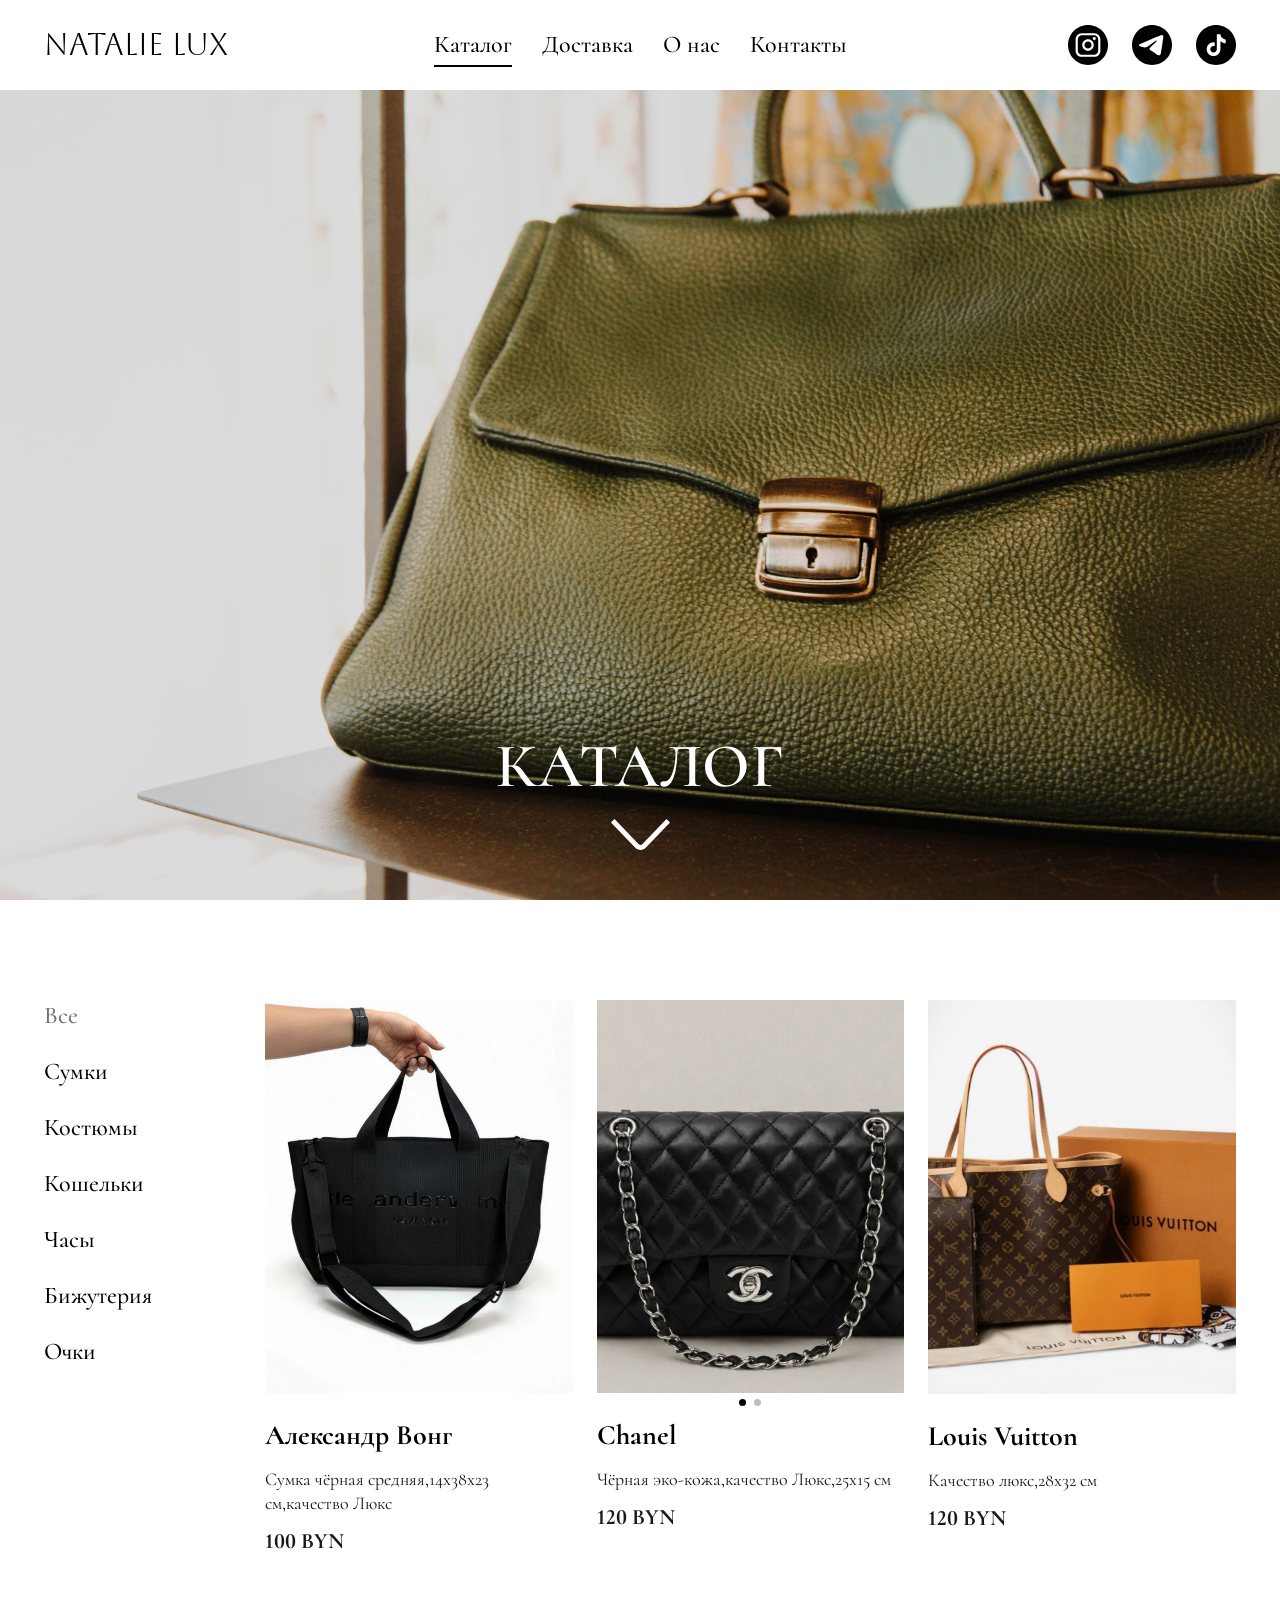
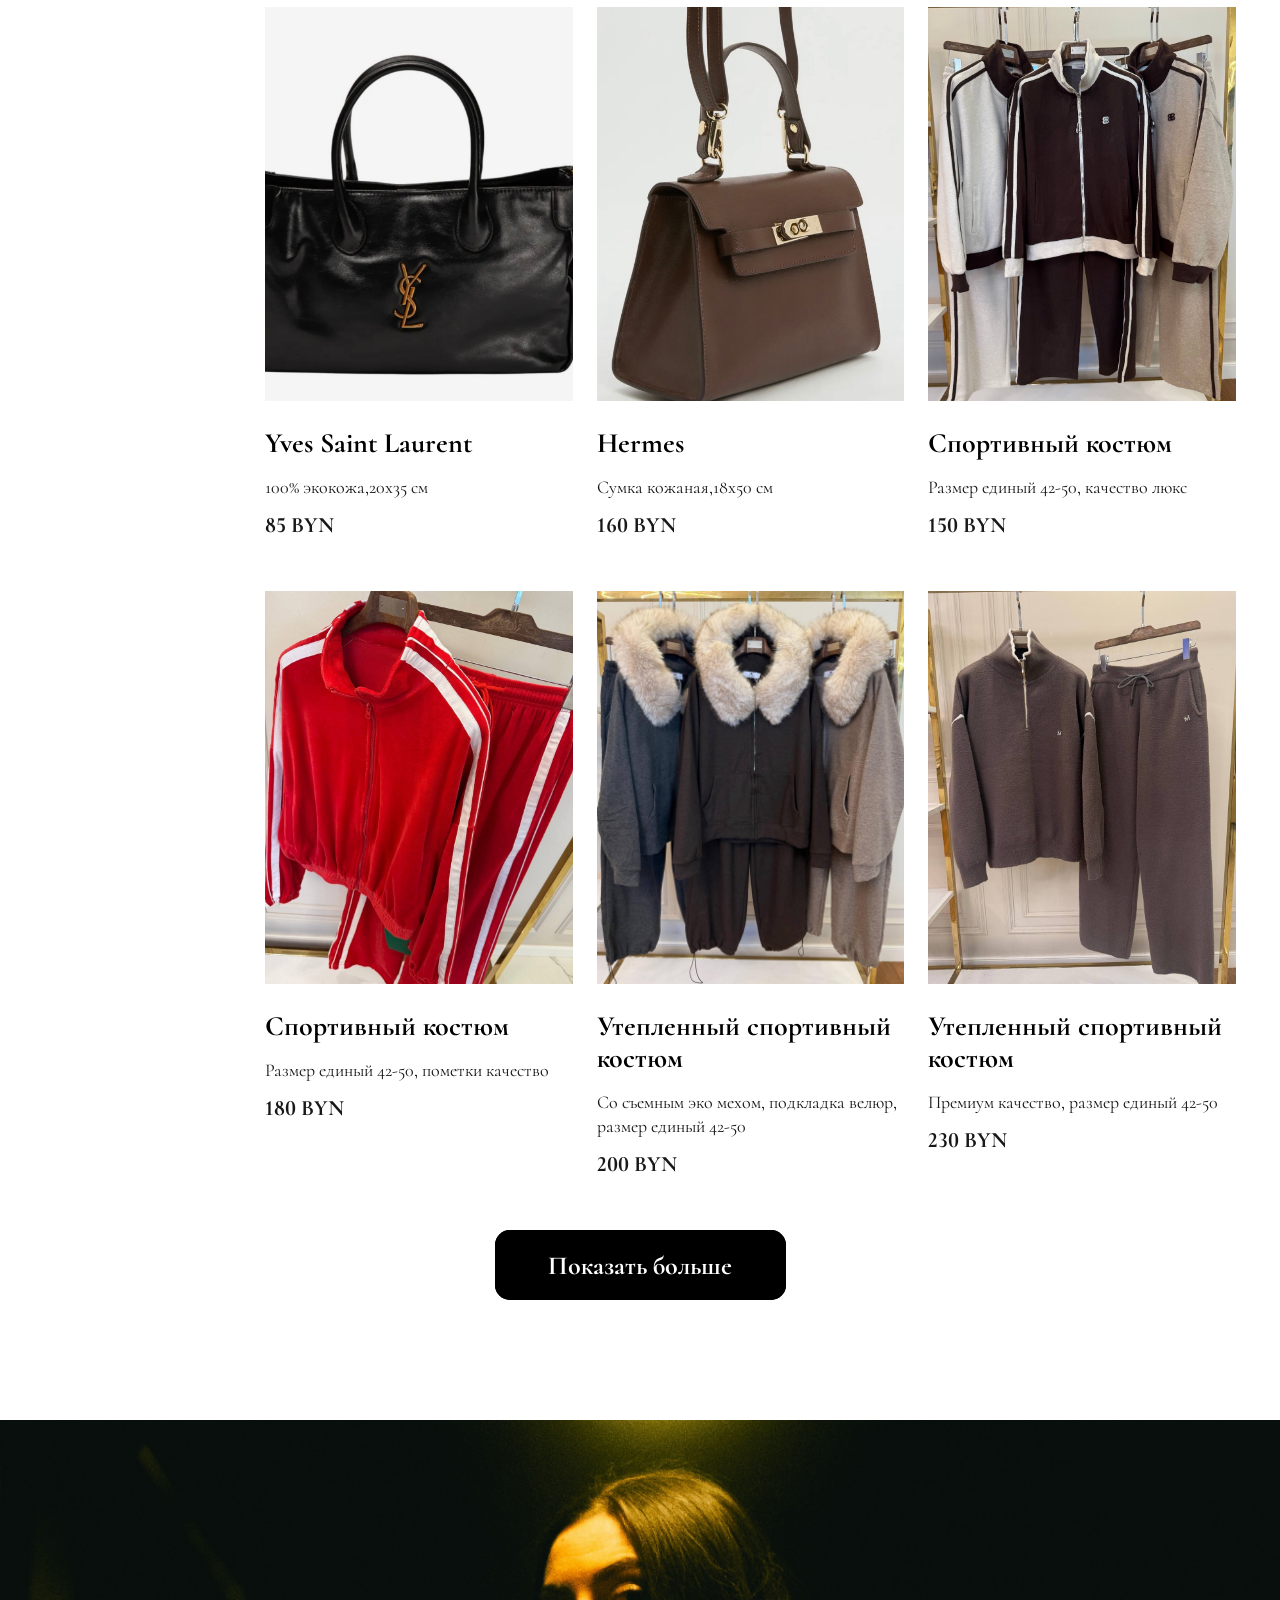
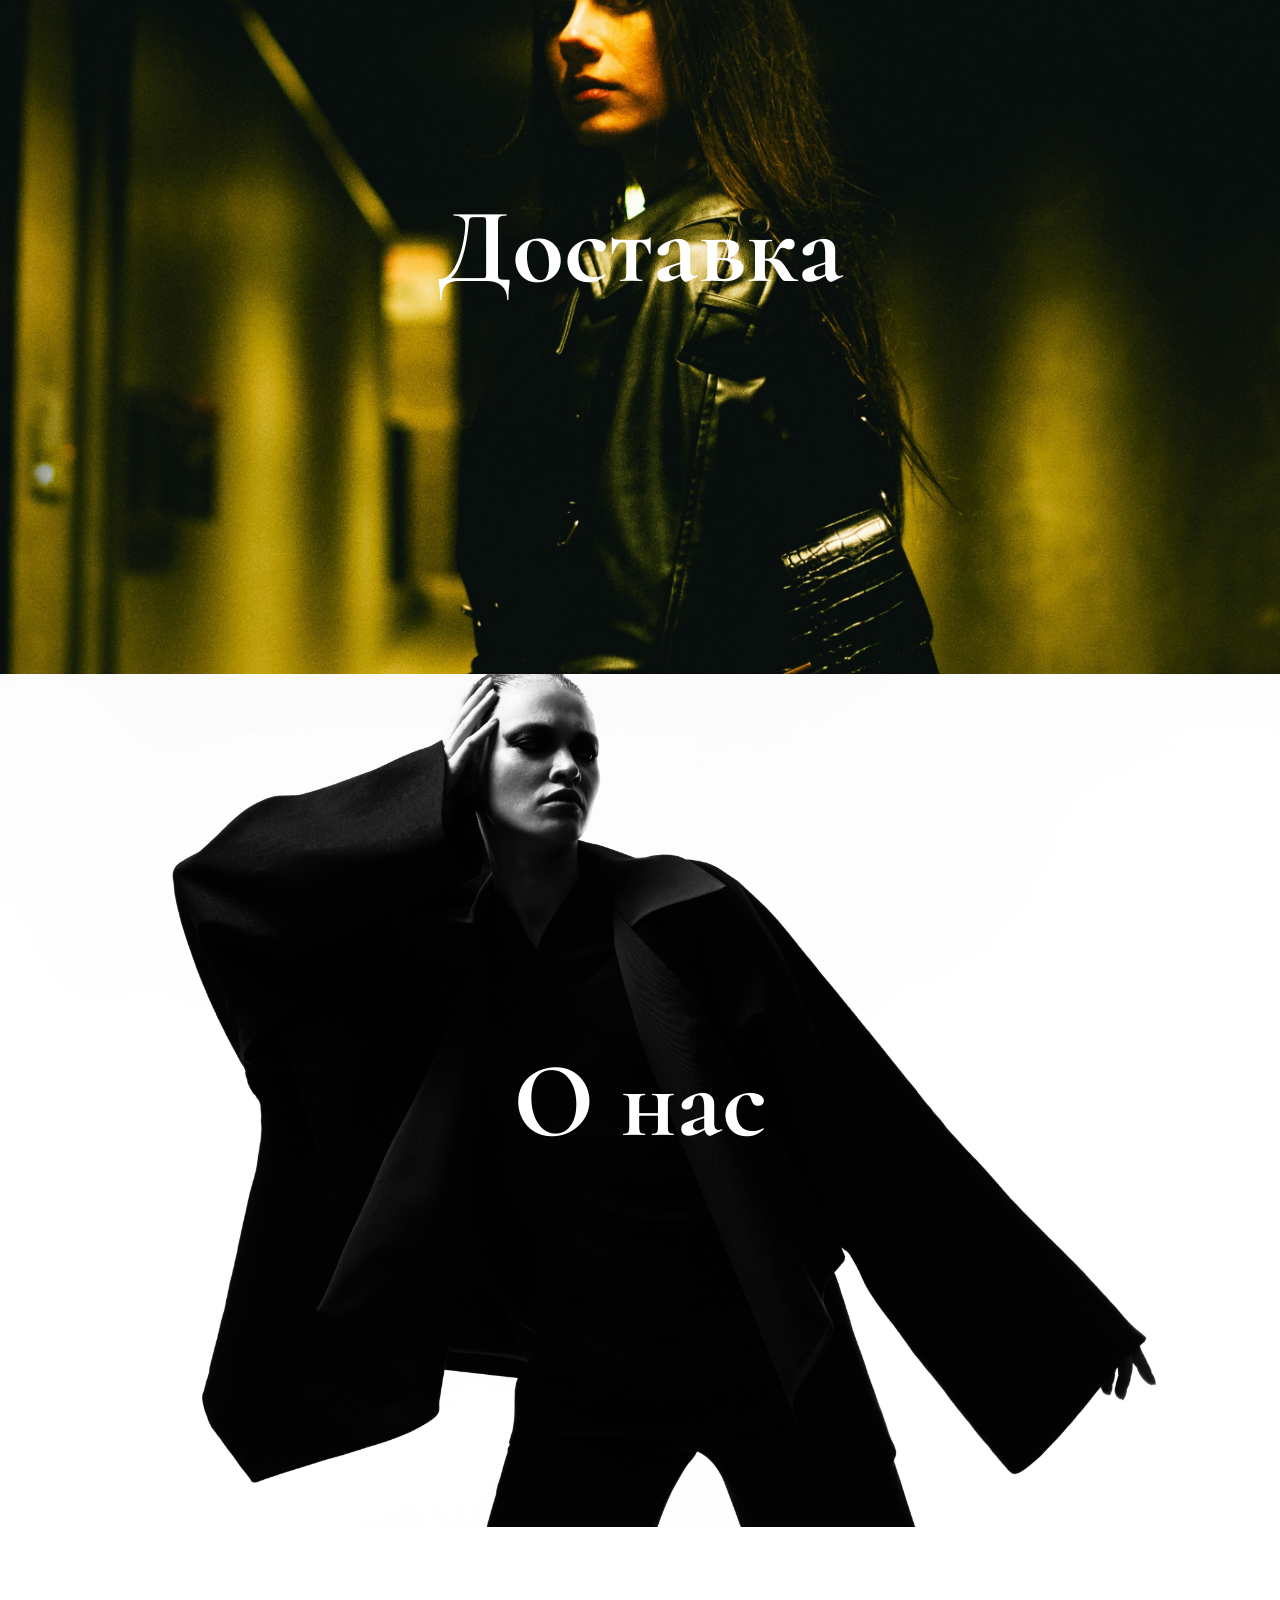
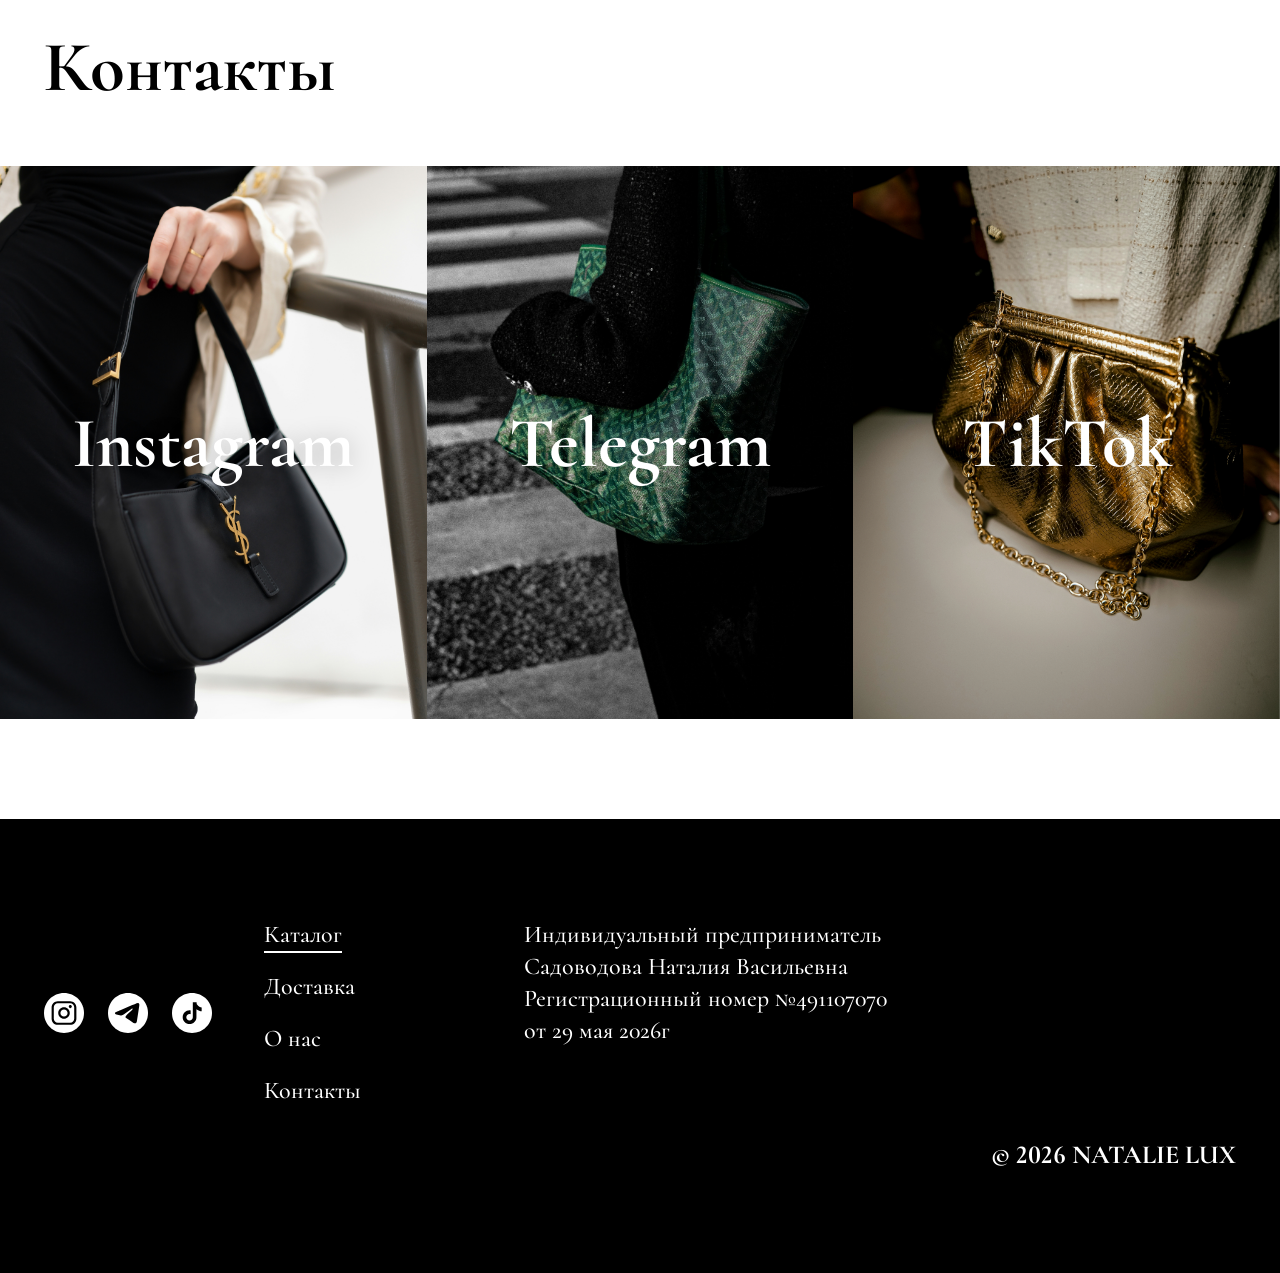
<file: index.html>
<!DOCTYPE html>
<html lang="ru">
<head>
  <meta charset="utf-8">
  <meta name="viewport" content="width=device-width, initial-scale=1">

  <title>Natalie Lux — сумки, одежда, очки, часы и бижутерия в Беларуси</title>
  <meta name="description" content="Natalie Lux — магазин сумок, одежды, очков, часов и бижутерии. Тщательный отбор, проверка качества и доставка почтовыми службами по всей Беларуси.">
  <meta name="keywords" content="женские сумки, одежда, очки, часы, бижутерия, аксессуары, купить сумку в Беларуси, доставка по Беларуси, интернет-магазин аксессуаров, Natalie Lux">
  <meta name="author" content="Natalie Lux">
  <meta name="robots" content="index, follow, max-image-preview:large">
  <meta name="theme-color" content="#ffffff">

  <!-- TODO: заменить example.com на реальный домен -->
  <link rel="canonical" href="https://natalielux.by/">

  <!-- Open Graph / соцсети -->
  <meta property="og:type" content="website">
  <meta property="og:locale" content="ru_RU">
  <meta property="og:site_name" content="Natalie Lux">
  <meta property="og:title" content="Natalie Lux — женские сумки из натуральной кожи">
  <meta property="og:description" content="Каталог женских сумок из натуральной премиальной кожи. Доставка по всей Беларуси.">
  <meta property="og:url" content="https://natalielux.by/">
  <meta property="og:image" content="https://natalielux.by/img/hero.png">
  <meta property="og:image:alt" content="Кожаная сумка Natalie Lux">
  <meta name="twitter:card" content="summary_large_image">
  <meta name="twitter:title" content="Natalie Lux — женские сумки из натуральной кожи">
  <meta name="twitter:description" content="Каталог женских сумок из натуральной премиальной кожи. Доставка по всей Беларуси.">
  <meta name="twitter:image" content="https://example.com/img/hero.png">

  <!-- TODO: добавить favicon, например: <link rel="icon" href="favicon.svg" type="image/svg+xml"> -->

  <!-- Шрифты -->
  <link rel="preconnect" href="https://fonts.googleapis.com">
  <link rel="preconnect" href="https://fonts.gstatic.com" crossorigin>
  <link rel="stylesheet" href="https://fonts.googleapis.com/css2?family=Aboreto&family=Cormorant:wght@400;500;600;700&family=Cormorant+Infant:wght@700&display=swap">

  <link rel="preload" as="image" href="img/hero.png">
  <link rel="stylesheet" href="https://cdn.jsdelivr.net/npm/swiper@11.1.14/swiper-bundle.min.css">
  <link rel="stylesheet" href="css/style.css">

  <!-- Структурированные данные -->
  <script type="application/ld+json">
  {
    "@context": "https://schema.org",
    "@type": "Store",
    "name": "Natalie Lux",
    "description": "Магазин сумок, одежды, очков, часов и бижутерии с доставкой почтовыми службами по всей территории Беларуси.",
    "url": "https://example.com/",
    "image": "https://example.com/img/hero.png",
    "areaServed": { "@type": "Country", "name": "Беларусь" },
    "priceRange": "BYN"
  }
  </script>
</head>

<body>
  <a class="skip-link" href="#catalog">Перейти к содержимому</a>

  <header class="header" id="top">
    <div class="header__inner">
      <a class="logo" href="#top" aria-label="Natalie Lux — на главную">NATALIE LUX</a>

      <nav class="nav" id="site-nav" aria-label="Основное меню">
        <ul class="nav__list">
          <li><a class="nav__link" href="#catalog">Каталог</a></li>
          <li><a class="nav__link" href="#delivery">Доставка</a></li>
          <li><a class="nav__link" href="#about">О нас</a></li>
          <li><a class="nav__link" href="#contacts">Контакты</a></li>
        </ul>
      </nav>

      <ul class="socials socials--header">
        <li><a href="https://www.instagram.com/natali___lux" target="_blank" rel="noopener noreferrer" aria-label="Instagram"><img src="img/ic-instagram.svg" alt="" width="40" height="40"></a></li>
        <li><a href="https://t.me/nataliyloveis" target="_blank" rel="noopener noreferrer" aria-label="Telegram"><img src="img/ic-telegram.svg" alt="" width="40" height="40"></a></li>
        <li><a href="https://www.tiktok.com/@natali__lux" target="_blank" rel="noopener noreferrer" aria-label="TikTok"><img src="img/ic-tiktok.svg" alt="" width="40" height="40"></a></li>
      </ul>

      <button class="burger" type="button" aria-label="Открыть меню" aria-expanded="false" aria-controls="site-nav">
        <span></span><span></span><span></span>
      </button>
    </div>
  </header>

  <main>
    <section class="section section--catalog" id="catalog" aria-labelledby="catalog-title">
      <article class="hero">
        <img class="hero__bg" src="img/hero.png" alt="Зелёная кожаная сумка с металлическим замком" width="1440" height="1024" fetchpriority="high">
        <a class="hero__link" href="#products">
          <h1 class="hero__title" id="catalog-title">Каталог<span class="visually-hidden"> женских сумок из натуральной кожи Natalie Lux</span></h1>
          <img class="hero__arrow" src="img/arrow-down.svg" alt="" width="59" height="31">
          <span class="visually-hidden">К списку товаров</span>
        </a>
      </article>

      <article class="products" id="products" aria-labelledby="products-title">
        <h2 class="visually-hidden" id="products-title">Товары каталога</h2>

        <ul class="filters" id="filters" aria-label="Категории"></ul>

        <ul class="grid" id="productGrid" aria-live="polite"></ul>
        <noscript><p class="grid__empty">Чтобы увидеть каталог, включите JavaScript.</p></noscript>

        <button class="btn" type="button" id="loadMore" hidden>Показать больше</button>
      </article>
    </section>

    <!-- ================= ДОСТАВКА ================= -->
    <section class="section" id="delivery" aria-labelledby="delivery-title">
      <article class="banner" data-banner>
        <img class="banner__bg" src="img/delivery-bg.png" alt="" width="1440" height="960" loading="lazy">
        <div class="banner__panel"></div>

        <h2 class="banner__title" id="delivery-title">
          <button class="banner__trigger" type="button" aria-expanded="false" aria-controls="delivery-text">Доставка</button>
        </h2>

        <div class="banner__body" id="delivery-text">
          <div class="banner__body-inner">
            <hr class="banner__line">
            <div class="banner__text">
              <p><strong>Заказать</strong> можно в пару сообщений: напишите нам в Instagram, Telegram или TikTok из раздела <a href="#contacts">Контакты</a>, и мы подтвердим наличие и все детали.</p>
              <p>Отправляем <strong>по всей Беларуси</strong> почтовыми службами, в любой город и населённый пункт. Сумки, одежду, очки, часы и бижутерию мы бережно упаковываем, чтобы покупка приехала к вам <strong>в идеальном состоянии</strong>, как будто вы забрали её в магазине.</p>
              <p><strong>Перед отправкой</strong> мы проверяем каждую вещь и собираем заказ с вниманием к мелочам, потому что получать красивые вещи должно быть так же приятно, как их выбирать.</p>
            </div>
          </div>
        </div>
      </article>
    </section>

    <!-- ================= О НАС ================= -->
    <section class="section" id="about" aria-labelledby="about-title">
      <article class="banner" data-banner>
        <img class="banner__bg" src="img/about-bg.png" alt="" width="1440" height="960" loading="lazy">
        <div class="banner__panel"></div>

        <h2 class="banner__title" id="about-title">
          <button class="banner__trigger" type="button" aria-expanded="false" aria-controls="about-text">О нас</button>
        </h2>

        <div class="banner__body" id="about-text">
          <div class="banner__body-inner">
            <hr class="banner__line">
            <div class="banner__text">
              <p><strong>Natalie Lux</strong> — магазин аксессуаров и одежды для тех, кто ценит стиль без лишнего шума. В нашем ассортименте сумки, одежда, очки, часы и бижутерия: всё, что помогает собрать цельный образ на каждый день и для особых случаев.</p>
              <p>Мы вручную отбираем каждую вещь, проверяем качество материалов и фурнитуры и упаковываем заказы с заботой. Нам важно, чтобы покупка не только радовала внешним видом, но и служила долго, а новая вещь легко вписывалась в ваш гардероб.</p>
              <p><strong>Natalie Lux — это про уверенность в деталях и удовольствие от красивых вещей.</strong></p>
            </div>
          </div>
        </div>
      </article>
    </section>

    <!-- ================= КОНТАКТЫ ================= -->
    <section class="section section--contacts" id="contacts" aria-labelledby="contacts-title">
      <article class="contacts">
        <h2 class="contacts__title" id="contacts-title">Контакты</h2>

        <ul class="contacts__grid">
          <li><a class="tile" href="https://www.instagram.com/natali___lux" target="_blank" rel="noopener noreferrer">
            <img class="tile__img tile__img--1" src="img/contact-instagram.png" alt="" width="480" height="622" loading="lazy">
            <span class="tile__label">Instagram</span></a></li>
          <li><a class="tile" href="https://t.me/nataliyloveis" target="_blank" rel="noopener noreferrer">
            <img class="tile__img tile__img--2" src="img/contact-telegram.png" alt="" width="480" height="622" loading="lazy">
            <span class="tile__label">Telegram</span></a></li>
          <li><a class="tile" href="https://www.tiktok.com/@natali__lux" target="_blank" rel="noopener noreferrer">
            <img class="tile__img" src="img/contact-tiktok.png" alt="" width="480" height="622" loading="lazy">
            <span class="tile__label">TikTok</span></a></li>
        </ul>
      </article>
    </section>
  </main>

  <footer class="footer">
    <div class="footer__inner">
      <ul class="socials socials--footer">
        <li><a href="https://www.instagram.com/natali___lux" target="_blank" rel="noopener noreferrer" aria-label="Instagram"><img src="img/ic-instagram-footer.svg" alt="" width="40" height="40"></a></li>
        <li><a href="https://t.me/nataliyloveis" target="_blank" rel="noopener noreferrer" aria-label="Telegram"><img src="img/ic-telegram-footer.svg" alt="" width="40" height="40"></a></li>
        <li><a href="https://www.tiktok.com/@natali__lux" target="_blank" rel="noopener noreferrer" aria-label="TikTok"><img src="img/ic-tiktok-footer.svg" alt="" width="40" height="40"></a></li>
      </ul>

      <nav class="footer__nav" aria-label="Меню в подвале">
        <ul>
          <li><a class="nav__link" href="#catalog">Каталог</a></li>
          <li><a class="nav__link" href="#delivery">Доставка</a></li>
          <li><a class="nav__link" href="#about">О нас</a></li>
          <li><a class="nav__link" href="#contacts">Контакты</a></li>
        </ul>
      </nav>

      <address class="footer__legal">
        Индивидуальный предприниматель<br>
        Садоводова Наталия Васильевна<br>
        Регистрационный номер №491107070<br>
        от 29 мая 2026г
      </address>
    </div>

    <p class="footer__copy">© <span id="year">2026</span> NATALIE LUX</p>
  </footer>

  <script src="https://cdn.jsdelivr.net/npm/swiper@11.1.14/swiper-bundle.min.js" defer></script>
  <script src="js/script.js" defer></script>
</body>
</html>
</file>
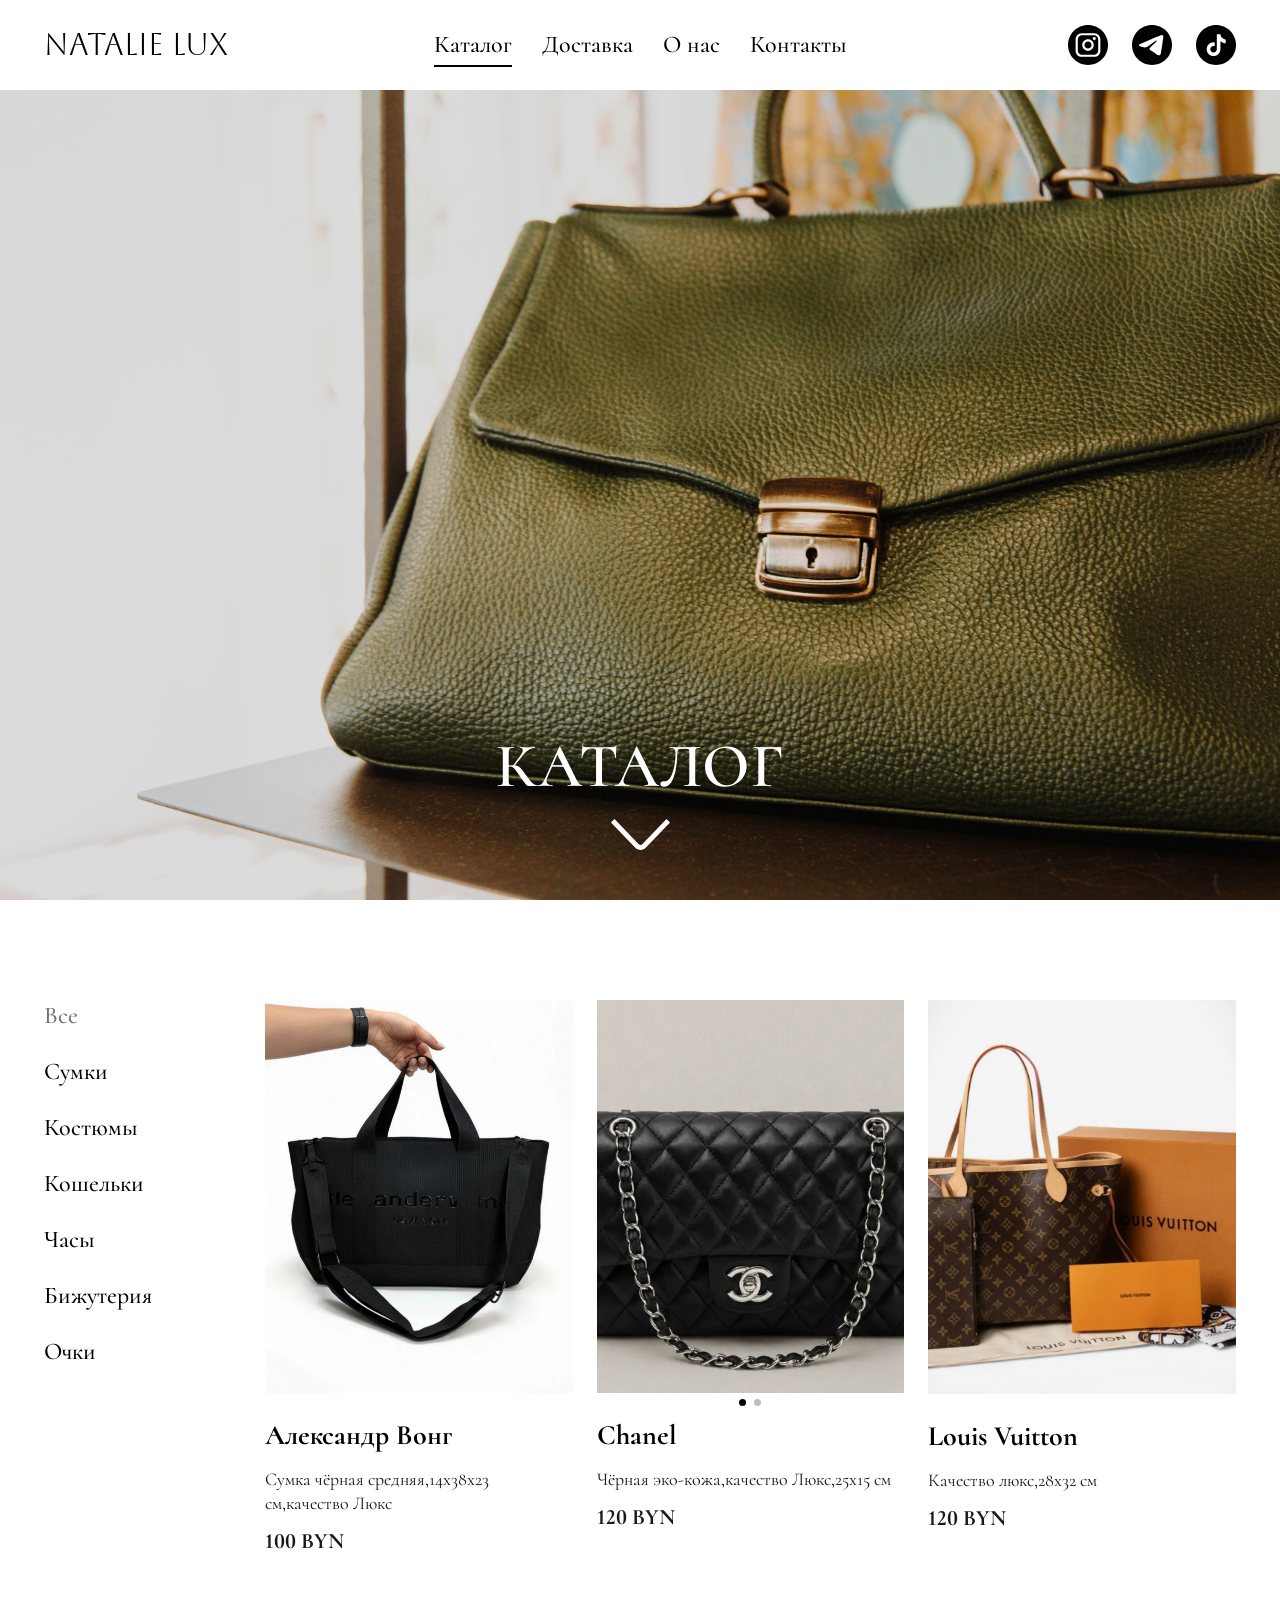
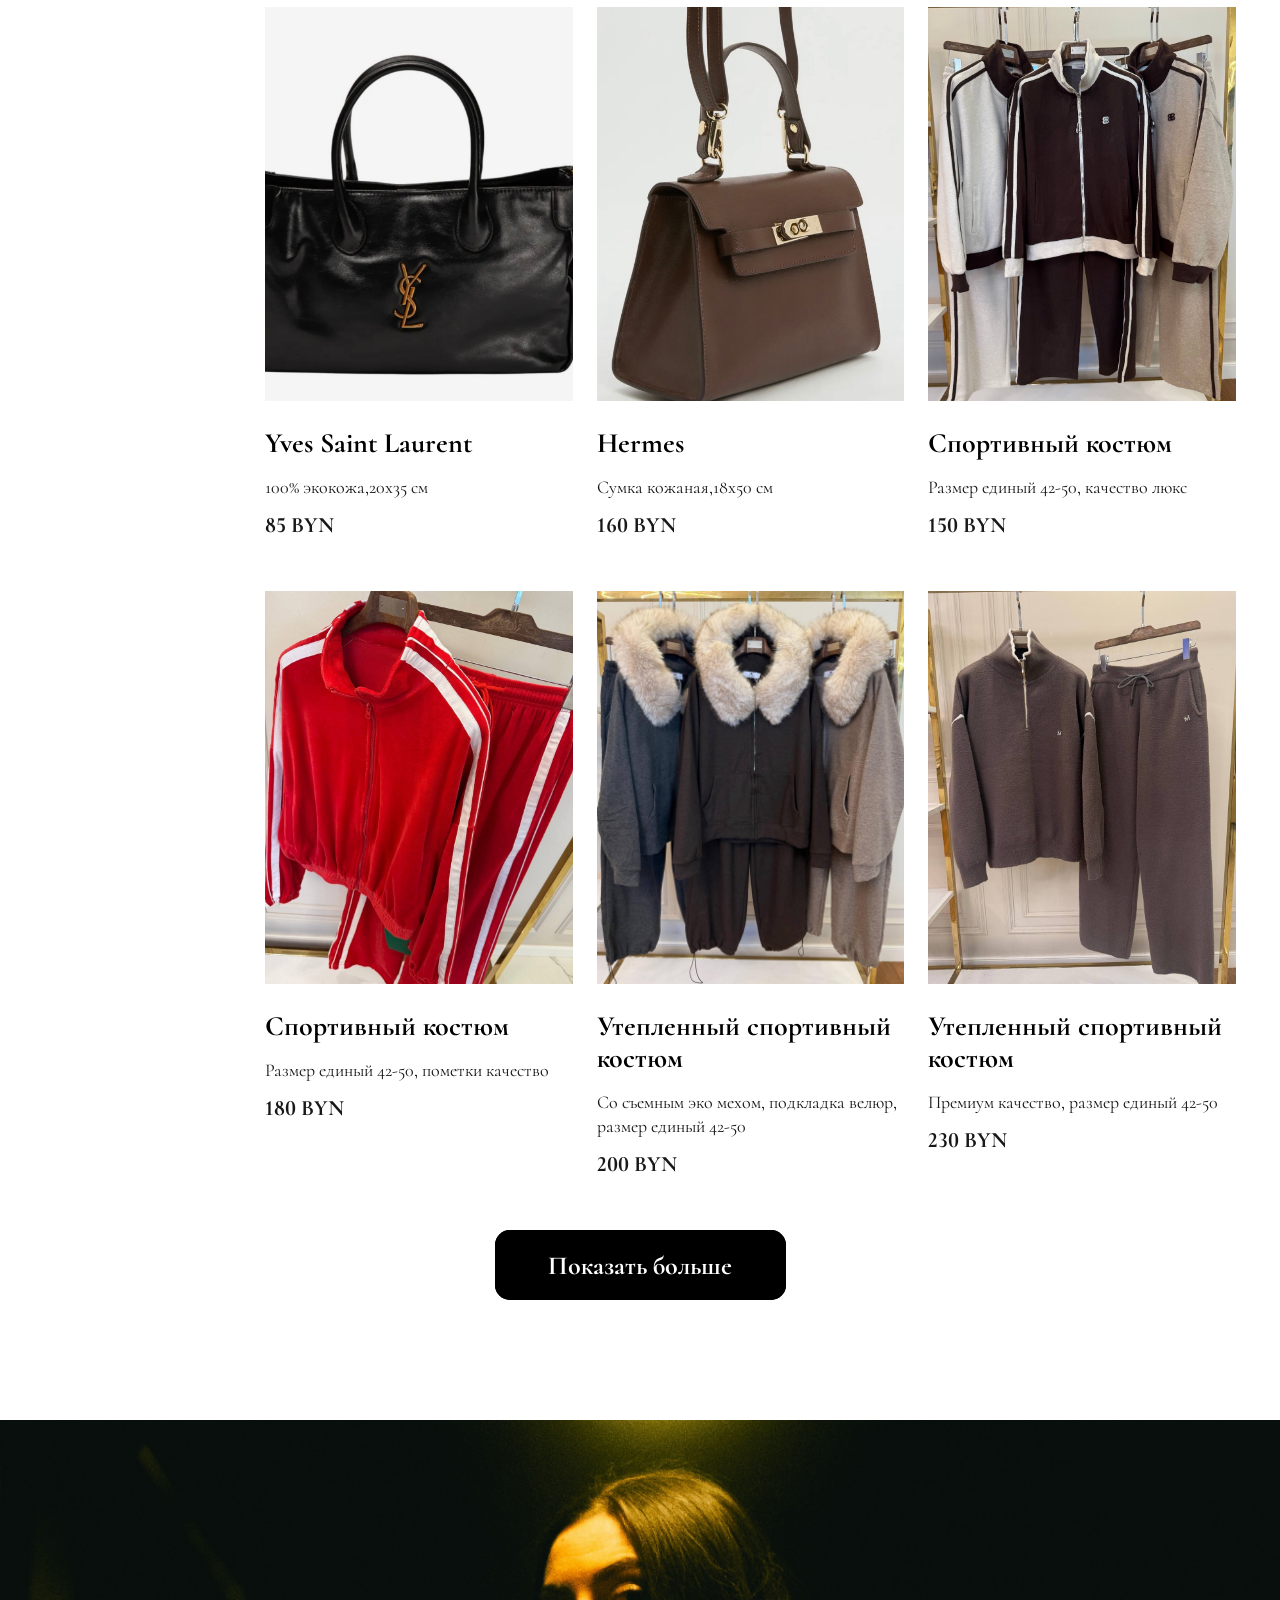
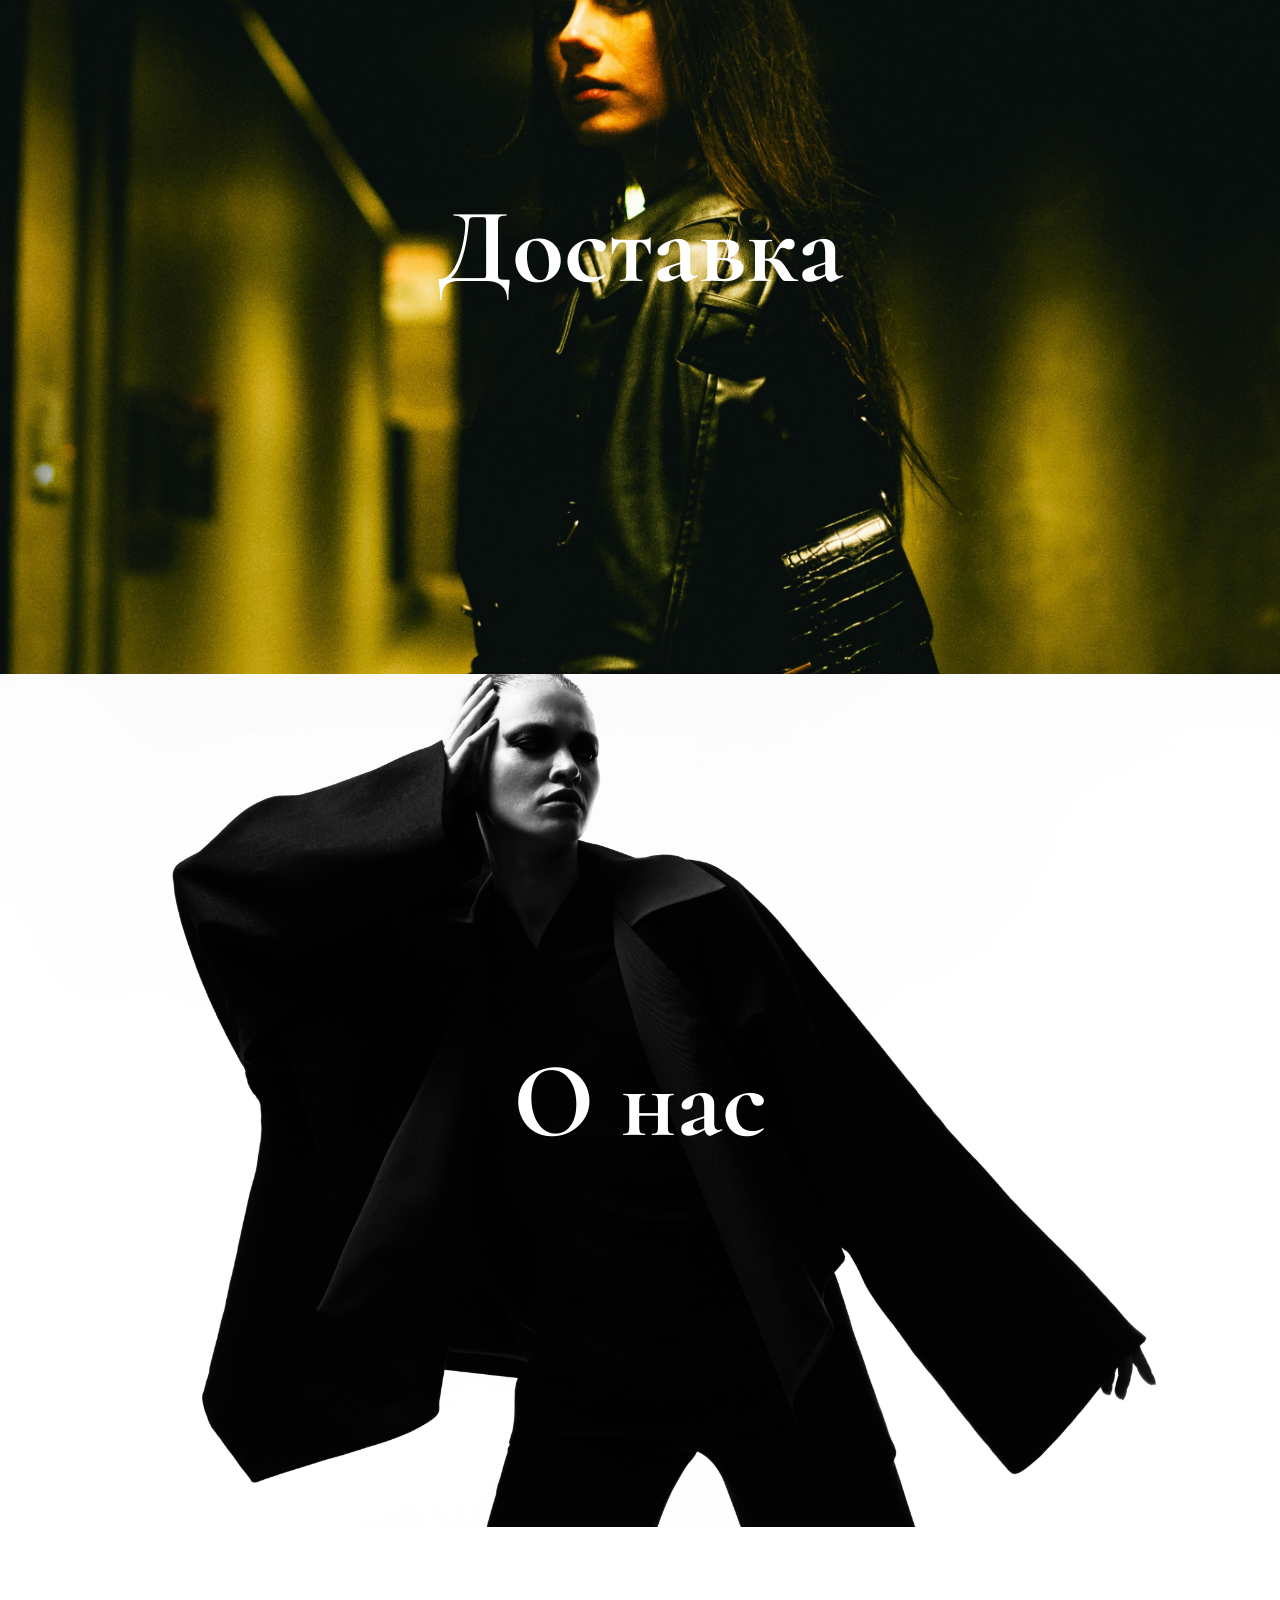
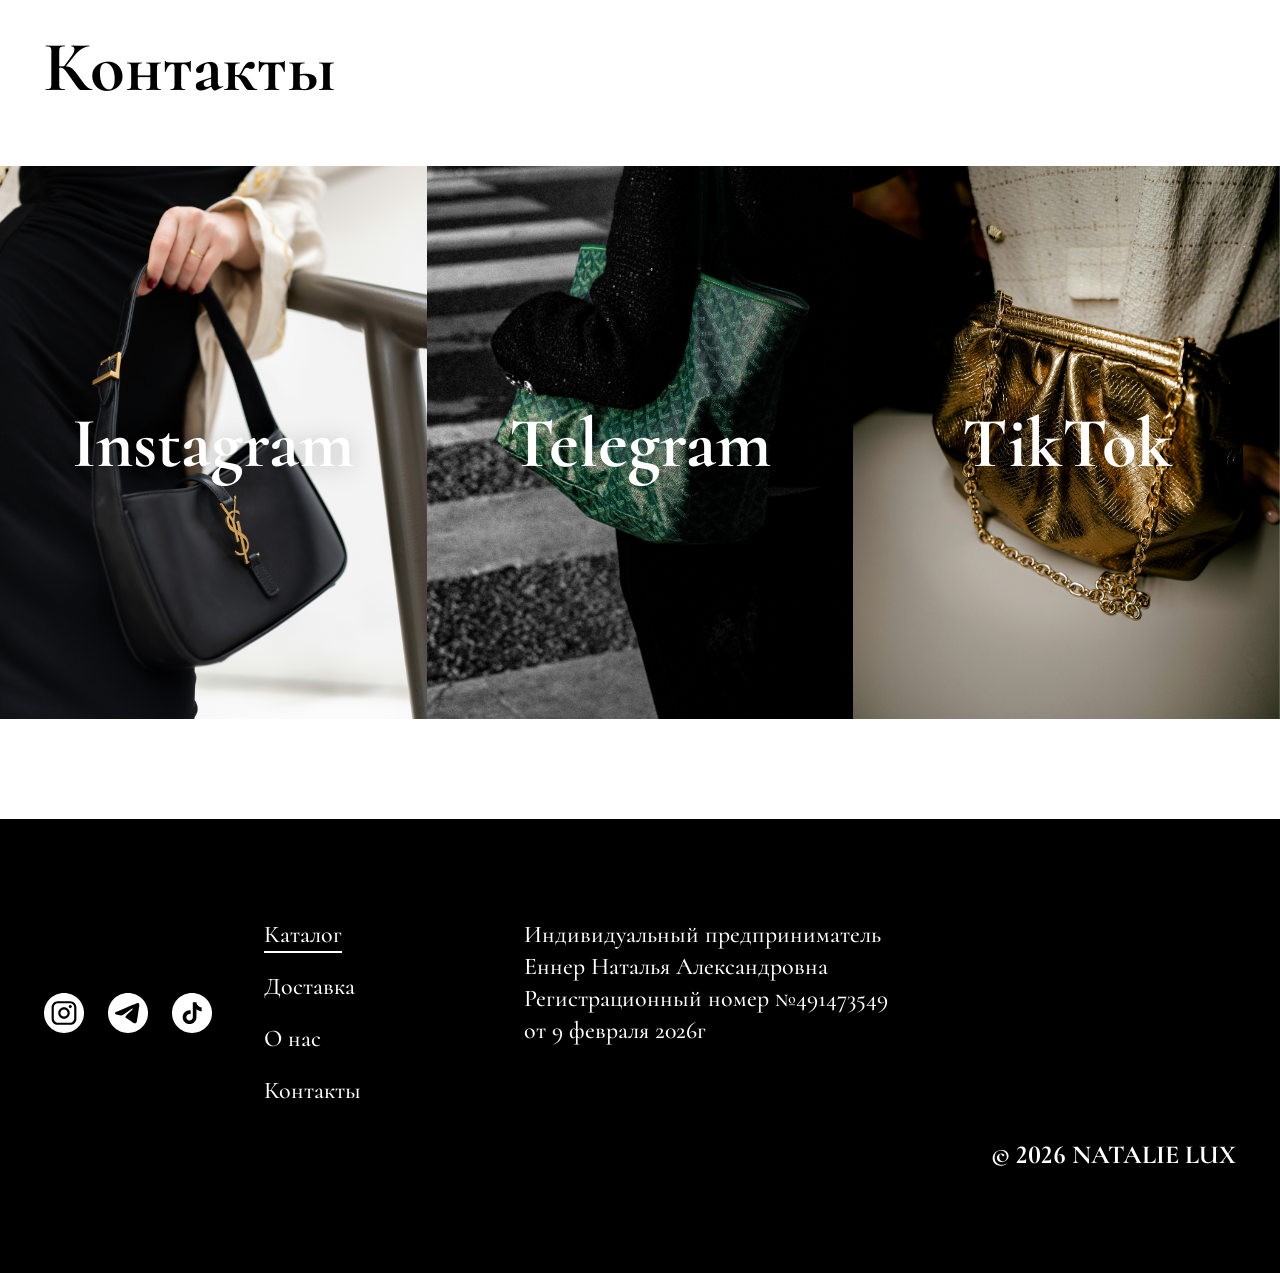
<file: index-2.html>
<!DOCTYPE html>
<html lang="ru">
<head>
  <meta charset="utf-8">
  <meta name="viewport" content="width=device-width, initial-scale=1">

  <!-- ===== SEO ===== -->
  <title>Natalie Lux — сумки, одежда, очки, часы и бижутерия в Беларуси</title>
  <meta name="description" content="Natalie Lux — магазин сумок, одежды, очков, часов и бижутерии. Тщательный отбор, проверка качества и доставка почтовыми службами по всей Беларуси.">
  <meta name="keywords" content="женские сумки, одежда, очки, часы, бижутерия, аксессуары, купить сумку в Беларуси, доставка по Беларуси, интернет-магазин аксессуаров, Natalie Lux">
  <meta name="author" content="Natalie Lux">
  <meta name="robots" content="index, follow, max-image-preview:large">
  <meta name="theme-color" content="#ffffff">
  <!-- TODO: заменить example.com на реальный домен -->
  <link rel="canonical" href="https://example.com/">

  <!-- Open Graph / соцсети -->
  <meta property="og:type" content="website">
  <meta property="og:locale" content="ru_RU">
  <meta property="og:site_name" content="Natalie Lux">
  <meta property="og:title" content="Natalie Lux — сумки, одежда, очки, часы и бижутерия">
  <meta property="og:description" content="Магазин сумок, одежды, очков, часов и бижутерии. Доставка по всей Беларуси.">
  <meta property="og:url" content="https://example.com/">
  <meta property="og:image" content="https://example.com/img/hero.png">
  <meta property="og:image:alt" content="Кожаная сумка Natalie Lux">
  <meta name="twitter:card" content="summary_large_image">
  <meta name="twitter:title" content="Natalie Lux — сумки, одежда, очки, часы и бижутерия">
  <meta name="twitter:description" content="Магазин сумок, одежды, очков, часов и бижутерии. Доставка по всей Беларуси.">
  <meta name="twitter:image" content="https://example.com/img/hero.png">

  <!-- TODO: добавить favicon, например: <link rel="icon" href="favicon.svg" type="image/svg+xml"> -->

  <!-- Шрифты -->
  <link rel="preconnect" href="https://fonts.googleapis.com">
  <link rel="preconnect" href="https://fonts.gstatic.com" crossorigin>
  <link rel="stylesheet" href="https://fonts.googleapis.com/css2?family=Aboreto&family=Cormorant:wght@400;500;600;700&family=Cormorant+Infant:wght@700&display=swap">

  <link rel="preload" as="image" href="img/hero.png">
  <link rel="stylesheet" href="https://cdn.jsdelivr.net/npm/swiper@11.1.14/swiper-bundle.min.css">
  <link rel="stylesheet" href="css/style.css">

  <!-- Структурированные данные -->
  <script type="application/ld+json">
  {
    "@context": "https://schema.org",
    "@type": "Store",
    "name": "Natalie Lux",
    "description": "Магазин сумок, одежды, очков, часов и бижутерии с доставкой почтовыми службами по всей территории Беларуси.",
    "url": "https://example.com/",
    "image": "https://example.com/img/hero.png",
    "areaServed": { "@type": "Country", "name": "Беларусь" },
    "priceRange": "BYN"
  }
  </script>
</head>

<body>
  <a class="skip-link" href="#catalog">Перейти к содержимому</a>

  <header class="header" id="top">
    <div class="header__inner">
      <a class="logo" href="#top" aria-label="Natalie Lux — на главную">NATALIE LUX</a>

      <nav class="nav" id="site-nav" aria-label="Основное меню">
        <ul class="nav__list">
          <li><a class="nav__link" href="#catalog">Каталог</a></li>
          <li><a class="nav__link" href="#delivery">Доставка</a></li>
          <li><a class="nav__link" href="#about">О нас</a></li>
          <li><a class="nav__link" href="#contacts">Контакты</a></li>
        </ul>
      </nav>

      <ul class="socials socials--header">
        <li><a href="https://www.instagram.com/" target="_blank" rel="noopener noreferrer" aria-label="Instagram"><img src="img/ic-instagram.svg" alt="" width="40" height="40"></a></li>
        <li><a href="https://t.me/" target="_blank" rel="noopener noreferrer" aria-label="Telegram"><img src="img/ic-telegram.svg" alt="" width="40" height="40"></a></li>
        <li><a href="https://www.tiktok.com/" target="_blank" rel="noopener noreferrer" aria-label="TikTok"><img src="img/ic-tiktok.svg" alt="" width="40" height="40"></a></li>
      </ul>

      <button class="burger" type="button" aria-label="Открыть меню" aria-expanded="false" aria-controls="site-nav">
        <span></span><span></span><span></span>
      </button>
    </div>
  </header>

  <main>
    <!-- ================= КАТАЛОГ ================= -->
    <section class="section section--catalog" id="catalog" aria-labelledby="catalog-title">
      <article class="hero">
        <img class="hero__bg" src="img/hero.png" alt="Зелёная кожаная сумка с металлическим замком" width="1440" height="1024" fetchpriority="high">
        <a class="hero__link" href="#products">
          <h1 class="hero__title" id="catalog-title">Каталог<span class="visually-hidden"> сумок, одежды, очков, часов и бижутерии Natalie Lux</span></h1>
          <img class="hero__arrow" src="img/arrow-down.svg" alt="" width="59" height="31">
          <span class="visually-hidden">К списку товаров</span>
        </a>
      </article>

      <article class="products" id="products" aria-labelledby="products-title">
        <h2 class="visually-hidden" id="products-title">Товары каталога</h2>

        <ul class="filters" id="filters" aria-label="Категории"></ul>

        <ul class="grid" id="productGrid" aria-live="polite"></ul>
        <noscript><p class="grid__empty">Чтобы увидеть каталог, включите JavaScript.</p></noscript>

        <button class="btn" type="button" id="loadMore" hidden>Показать больше</button>
      </article>
    </section>

    <!-- ================= ДОСТАВКА ================= -->
    <section class="section" id="delivery" aria-labelledby="delivery-title">
      <article class="banner" data-banner>
        <img class="banner__bg" src="img/delivery-bg.png" alt="" width="1440" height="960" loading="lazy">
        <div class="banner__panel"></div>

        <h2 class="banner__title" id="delivery-title">
          <button class="banner__trigger" type="button" aria-expanded="false" aria-controls="delivery-text">Доставка</button>
        </h2>

        <div class="banner__body" id="delivery-text">
          <div class="banner__body-inner">
            <hr class="banner__line">
            <div class="banner__text">
              <p><strong>Заказать</strong> можно в пару сообщений: напишите нам в Instagram, Telegram или TikTok из раздела <a href="#contacts">Контакты</a>, и мы подтвердим наличие и все детали.</p>
              <p>Отправляем <strong>по всей Беларуси</strong> почтовыми службами, в любой город и населённый пункт. Сумки, одежду, очки, часы и бижутерию мы бережно упаковываем, чтобы покупка приехала к вам <strong>в идеальном состоянии</strong>, как будто вы забрали её в магазине.</p>
              <p><strong>Перед отправкой</strong> мы проверяем каждую вещь и собираем заказ с вниманием к мелочам, потому что получать красивые вещи должно быть так же приятно, как их выбирать.</p>
            </div>
          </div>
        </div>
      </article>
    </section>

    <!-- ================= О НАС ================= -->
    <section class="section" id="about" aria-labelledby="about-title">
      <article class="banner" data-banner>
        <img class="banner__bg" src="img/about-bg.png" alt="" width="1440" height="960" loading="lazy">
        <div class="banner__panel"></div>

        <h2 class="banner__title" id="about-title">
          <button class="banner__trigger" type="button" aria-expanded="false" aria-controls="about-text">О нас</button>
        </h2>

        <div class="banner__body" id="about-text">
          <div class="banner__body-inner">
            <hr class="banner__line">
            <div class="banner__text">
              <p><strong>Natalie Lux</strong> — магазин аксессуаров и одежды для тех, кто ценит стиль без лишнего шума. В нашем ассортименте сумки, одежда, очки, часы и бижутерия: всё, что помогает собрать цельный образ на каждый день и для особых случаев.</p>
              <p>Мы вручную отбираем каждую вещь, проверяем качество материалов и фурнитуры и упаковываем заказы с заботой. Нам важно, чтобы покупка не только радовала внешним видом, но и служила долго, а новая вещь легко вписывалась в ваш гардероб.</p>
              <p><strong>Natalie Lux — это про уверенность в деталях и удовольствие от красивых вещей.</strong></p>
            </div>
          </div>
        </div>
      </article>
    </section>

    <!-- ================= КОНТАКТЫ ================= -->
    <section class="section section--contacts" id="contacts" aria-labelledby="contacts-title">
      <article class="contacts">
        <h2 class="contacts__title" id="contacts-title">Контакты</h2>

        <ul class="contacts__grid">
          <!-- TODO: заменить ссылки на реальные аккаунты -->
          <li><a class="tile" href="https://www.instagram.com/" target="_blank" rel="noopener noreferrer">
            <img class="tile__img tile__img--1" src="img/contact-instagram.png" alt="" width="480" height="622" loading="lazy">
            <span class="tile__label">Instagram</span></a></li>
          <li><a class="tile" href="https://t.me/" target="_blank" rel="noopener noreferrer">
            <img class="tile__img tile__img--2" src="img/contact-telegram.png" alt="" width="480" height="622" loading="lazy">
            <span class="tile__label">Telegram</span></a></li>
          <li><a class="tile" href="https://www.tiktok.com/" target="_blank" rel="noopener noreferrer">
            <img class="tile__img" src="img/contact-tiktok.png" alt="" width="480" height="622" loading="lazy">
            <span class="tile__label">TikTok</span></a></li>
        </ul>
      </article>
    </section>
  </main>

  <footer class="footer">
    <div class="footer__inner">
      <ul class="socials socials--footer">
        <li><a href="https://www.instagram.com/" target="_blank" rel="noopener noreferrer" aria-label="Instagram"><img src="img/ic-instagram-footer.svg" alt="" width="40" height="40"></a></li>
        <li><a href="https://t.me/" target="_blank" rel="noopener noreferrer" aria-label="Telegram"><img src="img/ic-telegram-footer.svg" alt="" width="40" height="40"></a></li>
        <li><a href="https://www.tiktok.com/" target="_blank" rel="noopener noreferrer" aria-label="TikTok"><img src="img/ic-tiktok-footer.svg" alt="" width="40" height="40"></a></li>
      </ul>

      <nav class="footer__nav" aria-label="Меню в подвале">
        <ul>
          <li><a class="nav__link" href="#catalog">Каталог</a></li>
          <li><a class="nav__link" href="#delivery">Доставка</a></li>
          <li><a class="nav__link" href="#about">О нас</a></li>
          <li><a class="nav__link" href="#contacts">Контакты</a></li>
        </ul>
      </nav>

      <address class="footer__legal">
        Индивидуальный предприниматель<br>
        Еннер Наталья Александровна<br>
        Регистрационный номер №491473549<br>
        от 9 февраля 2026г
      </address>
    </div>

    <p class="footer__copy">© <span id="year">2026</span> NATALIE LUX</p>
  </footer>

  <script src="https://cdn.jsdelivr.net/npm/swiper@11.1.14/swiper-bundle.min.js" defer></script>
  <script src="js/script.js" defer></script>
</body>
</html>
</file>
<file: css/style.css>
/* ==========================================================
   NATALIE LUX — одностраничный сайт
   Макет: 1440px. Адаптив: ≤1100, ≤900 (бургер), ≤600
   ========================================================== */

:root {
  --black: #000;
  --white: #fff;
  --muted: rgba(0, 0, 0, 0.56);

  --font-text: "Cormorant", "Times New Roman", serif;
  --font-logo: "Aboreto", "Cormorant", serif;
  --font-num: "Cormorant Infant", "Cormorant", serif;

  --header-h: 90px;
  --pad: clamp(20px, 3.47vw, 50px);
  --ease: cubic-bezier(0.22, 0.61, 0.36, 1);
}

*, *::before, *::after { box-sizing: border-box; }

html {
  scroll-behavior: smooth;
  scroll-padding-top: var(--header-h);
  -webkit-text-size-adjust: 100%;
}

body {
  margin: 0;
  font-family: var(--font-text);
  font-weight: 500;
  color: var(--black);
  background: var(--white);
  line-height: 1.3;
  -webkit-font-smoothing: antialiased;
}

img { display: block; max-width: 100%; }
ul { list-style: none; margin: 0; padding: 0; }
h1, h2, h3, p { margin: 0; }
a { color: inherit; text-decoration: none; }
button { font: inherit; color: inherit; background: none; border: 0; padding: 0; cursor: pointer; }
address { font-style: normal; }

:focus-visible { outline: 2px solid currentColor; outline-offset: 4px; }

.visually-hidden {
  position: absolute !important;
  width: 1px; height: 1px;
  margin: -1px; padding: 0;
  overflow: hidden;
  clip: rect(0 0 0 0);
  white-space: nowrap;
  border: 0;
}

.skip-link {
  position: fixed; left: 12px; top: -60px; z-index: 200;
  padding: 10px 16px; background: var(--black); color: var(--white);
  transition: top 0.2s;
}
.skip-link:focus { top: 12px; }

/* ---------- Шапка ---------- */
.header {
  position: fixed; inset: 0 0 auto 0; z-index: 100;
  height: var(--header-h);
  background: var(--white);
}
.header__inner {
  height: 100%;
  padding: 0 var(--pad);
  display: grid;
  grid-template-columns: 1fr auto 1fr;
  align-items: center;
}

.logo {
  justify-self: start;
  font-family: var(--font-logo);
  font-weight: 400;
  font-size: 36px;
  line-height: 34px;
  white-space: nowrap;
}

.nav__list { display: flex; gap: 46px; }

.nav__link {
  position: relative;
  display: inline-block;
  padding: 4px 0;
  font-size: 28px;
  line-height: 36px;
  font-weight: 500;
  transition: opacity 0.3s var(--ease), transform 0.3s var(--ease);
}
/* Подсветка пункта: линия «вырастает» слева направо */
.nav__link::after {
  content: "";
  position: absolute; left: 0; right: 0; bottom: 0;
  height: 2px;
  background: currentColor;
  transform: scaleX(0);
  transform-origin: left center;
  transition: transform 0.4s var(--ease);
}
.nav__link:hover,
.nav__link:focus-visible { transform: translateY(-2px); }
.nav__link:hover::after,
.nav__link:focus-visible::after,
.nav__link[aria-current="true"]::after { transform: scaleX(1); }

/* соседние пункты чуть приглушаются при наведении */
.nav__list:hover .nav__link:not(:hover),
.footer__nav ul:hover .nav__link:not(:hover) { opacity: 0.45; }

.socials { display: flex; gap: 24px; }
.socials a { display: block; transition: transform 0.3s var(--ease), opacity 0.3s; }
.socials a:hover, .socials a:focus-visible { transform: scale(1.12); }
.socials img { width: 40px; height: 40px; }
.socials--header { justify-self: end; }

/* бургер (только мобильные) */
.burger { display: none; width: 44px; height: 44px; position: relative; justify-self: end; }
.burger span {
  position: absolute; left: 10px; right: 10px; height: 2px; background: var(--black);
  transition: transform 0.3s var(--ease), opacity 0.2s;
}
.burger span:nth-child(1) { top: 14px; }
.burger span:nth-child(2) { top: 21px; }
.burger span:nth-child(3) { top: 28px; }
.burger[aria-expanded="true"] span:nth-child(1) { transform: translateY(7px) rotate(45deg); }
.burger[aria-expanded="true"] span:nth-child(2) { opacity: 0; }
.burger[aria-expanded="true"] span:nth-child(3) { transform: translateY(-7px) rotate(-45deg); }

/* ---------- Первый экран ---------- */
.hero {
  position: relative;
  min-height: 100vh;
  min-height: 100svh;
  overflow: hidden;
  color: var(--white);
}
.hero__bg {
  position: absolute; inset: 0;
  width: 100%; height: 100%;
  object-fit: cover;
}
.hero__link {
  position: absolute; left: 0; right: 0; bottom: 0;
  display: flex; flex-direction: column; align-items: center;
  padding-bottom: 50px;
}
.hero__title {
  font-weight: 600;
  font-size: clamp(44px, 4.86vw, 70px);
  line-height: 1;
  letter-spacing: 0.01em;
  text-transform: uppercase;
}
.hero__arrow {
  width: 59px; height: auto;
  margin-top: 20px;
  animation: nudge 2.4s var(--ease) infinite;
}
@keyframes nudge {
  0%, 60%, 100% { transform: translateY(0); }
  30% { transform: translateY(8px); }
}

/* ---------- Каталог ---------- */
.products {
  padding: calc(190px - var(--header-h)) var(--pad) 120px;
  display: grid;
  grid-template-columns: 221px minmax(0, 1fr);
  grid-template-areas:
    "filters grid"
    "btn     btn";
  column-gap: 0;
}
.products .filters { grid-area: filters; }
.products .grid { grid-area: grid; }
.products .btn { grid-area: btn; justify-self: center; margin-top: 50px; }

.filters { display: flex; flex-direction: column; gap: 24px; }
.filters__item { font-size: 24px; line-height: 32px; transition: opacity 0.3s; }
.filters__item:hover { opacity: 0.6; }
.filters__item.is-active { color: var(--muted); }

.grid {
  display: grid;
  grid-template-columns: repeat(3, minmax(0, 1fr));
  column-gap: 24px;
  row-gap: 50px;
}
.card__img {
  width: 100%;
  aspect-ratio: 357 / 457;
  height: auto;
  object-fit: cover;
  background: #ebe9e6;
}
.card__title { margin-top: 6px; font-size: 28px; line-height: 32px; font-weight: 700; }
.card__meta { margin-top: 16px; font-size: 18px; line-height: 24px; font-weight: 400; opacity: 0.9; }
.card__price { margin-top: 10px; font-family: var(--font-num); font-size: 22px; line-height: 32px; font-weight: 700; opacity: 0.9; }

.btn {
  display: inline-flex; align-items: center; justify-content: center;
  width: 291px; max-width: 100%; height: 70px;
  border-radius: 15px;
  background: var(--black); color: var(--white);
  font-size: 26px; font-weight: 700;
  transition: transform 0.3s var(--ease), background 0.3s, color 0.3s, box-shadow 0.3s;
  box-shadow: inset 0 0 0 2px var(--black);
}
.btn:hover, .btn:focus-visible { background: var(--white); color: var(--black); transform: translateY(-2px); }

[hidden] { display: none !important; }
.products > noscript { grid-area: grid; }
.card { min-width: 0; }
.card__media { width: 100%; overflow: hidden; }
/* точки слайдера: место резервируется всегда, чтобы карточки с 1 и с 3 фото были на одной высоте */
.card__dots {
  height: 20px;
  display: flex; align-items: center; justify-content: center;
  --swiper-pagination-color: var(--black);
  --swiper-pagination-bullet-inactive-color: var(--black);
  --swiper-pagination-bullet-inactive-opacity: 0.25;
  --swiper-pagination-bullet-size: 7px;
}
.card .card__dots.swiper-pagination { position: static; width: auto; }
.grid__empty { grid-column: 1 / -1; padding: 40px 0; font-size: 24px; opacity: 0.6; }

/* ---------- Баннеры «Доставка» и «О нас» ---------- */
.banner {
  --title-top: min(11.74vw, 169px);
  position: relative;
  display: flex; flex-direction: column; align-items: center;
  min-height: clamp(420px, 66.67vw, 960px);
  /* Отступ сверху = положение линии под заголовком. Текст всегда занимает место в потоке
     (просто прозрачный), поэтому баннер сам подстраивается под объём текста на любой ширине
     и не «прыгает» при наведении. */
  padding: min(21.25vw, 306px) var(--pad) 100px;
  overflow: hidden;
  color: var(--white);
}
.banner__bg {
  position: absolute; inset: 0;
  width: 100%; height: 100%;
  object-fit: cover;
}
.banner__panel {
  position: absolute; inset: 0;
  background: var(--white);
  opacity: 0;
  transition: opacity 0.6s var(--ease);
}

.banner__title {
  position: absolute; left: 50%; top: 50%;
  transform: translate(-50%, -50%);
  font-size: clamp(56px, 8.33vw, 120px);
  line-height: 1;
  font-weight: 700;
  white-space: nowrap;
  z-index: 1;
  transition: top 0.6s var(--ease), transform 0.6s var(--ease), font-size 0.6s var(--ease), color 0.6s var(--ease);
}
.banner__trigger { font: inherit; font-weight: inherit; color: inherit; cursor: pointer; }

.banner__body {
  position: relative; z-index: 1;
  width: min(871px, 100%);
  transform: translateY(24px);
  color: var(--black);
  opacity: 0;
  pointer-events: none;
  transition: opacity 0.6s var(--ease) 0.1s, transform 0.6s var(--ease) 0.1s;
}
.banner__line { width: 178px; height: 2px; margin: 0 auto 50px; border: 0; background: var(--black); }
.banner__text { text-align: center; font-weight: 400; font-size: clamp(18px, 1.8vw, 26px); line-height: 1.385; text-wrap: pretty; }
.banner__text p + p { margin-top: 1.385em; }
.banner__text strong { font-weight: 700; }
.banner__text a { text-decoration: underline; text-underline-offset: 3px; }

/* открытое состояние */
.banner.is-open .banner__panel { opacity: 1; }
.banner.is-open .banner__title {
  top: var(--title-top);
  transform: translate(-50%, 0);
  font-size: clamp(40px, 5.56vw, 80px);
  color: var(--black);
}
.banner.is-open .banner__body { opacity: 1; transform: none; pointer-events: auto; }

/* ---------- Контакты ---------- */
.contacts { padding-top: 100px; }
.contacts__title { padding: 0 var(--pad); font-size: clamp(48px, 5.56vw, 80px); line-height: 1.125; font-weight: 700; }
.contacts__grid { margin-top: 59px; display: grid; grid-template-columns: repeat(3, 1fr); }
.section--contacts { padding-bottom: 100px; }

.tile {
  position: relative; display: flex; align-items: center; justify-content: center;
  aspect-ratio: 480 / 622;
  overflow: hidden;
  color: var(--white);
}
.tile__img {
  position: absolute; inset: 0; width: 100%; height: 100%;
  object-fit: cover;
  transition: transform 0.8s var(--ease), filter 0.5s;
}
.tile__img--1 { object-position: 30% 40%; }
.tile__img--2 { object-position: 45% 50%; }
.tile:hover .tile__img, .tile:focus-visible .tile__img { transform: scale(1.06); filter: brightness(0.8); }
.tile__label {
  position: relative;
  font-size: clamp(32px, 5.56vw, 80px);
  line-height: 1.1;
  font-weight: 700;
  text-shadow: 0 2px 24px rgba(0, 0, 0, 0.25);
}

/* ---------- Подвал ---------- */
.footer {
  background: var(--black);
  color: var(--white);
  padding: 100px var(--pad);
}
.footer__inner {
  display: grid;
  grid-template-columns: 256px 321px minmax(0, 436px);
  align-items: center;
}
.footer__inner .socials { align-self: center; }
.footer .socials img { width: 40px; height: 40px; }

.footer__nav ul { display: flex; flex-direction: column; gap: 20px; align-items: flex-start; }
.footer__nav .nav__link { padding: 0; font-size: 28px; }
.footer__nav .nav__link::after { bottom: -2px; }

.footer__legal { font-size: 28px; line-height: 36px; font-weight: 500; align-self: start; }
.footer__copy {
  margin-top: 30px;
  text-align: right;
  font-family: var(--font-num);
  font-size: 26px; line-height: 36px; font-weight: 700;
}

/* ==========================================================
   Адаптив
   ========================================================== */

@media (max-width: 1280px) {
  .logo { font-size: 30px; }
  .nav__list { gap: 30px; }
  .nav__link { font-size: 24px; }
  .footer__inner { grid-template-columns: 220px 260px minmax(0, 1fr); }
  .footer__nav .nav__link, .footer__legal { font-size: 24px; line-height: 32px; }
}

@media (max-width: 1100px) {
  .products { grid-template-columns: 1fr; grid-template-areas: "filters" "grid" "btn"; }
  .filters { flex-direction: row; flex-wrap: wrap; gap: 8px 28px; margin-bottom: 32px; }
  .grid { grid-template-columns: repeat(2, minmax(0, 1fr)); }
  .card__title { font-size: 24px; }

  .footer__inner { grid-template-columns: auto 1fr; row-gap: 40px; column-gap: 60px; }
  .footer__inner .socials { grid-column: 1 / -1; }
  .footer__legal { grid-column: auto; }
}

/* Меню-бургер */
@media (max-width: 900px) {
  :root { --header-h: 64px; }

  .header__inner { display: flex; justify-content: space-between; }
  .logo { font-size: 26px; }
  .socials--header { display: none; }
  .burger { display: block; }

  .nav {
    position: absolute; top: var(--header-h); left: 0; right: 0;
    background: var(--white);
    padding: 8px var(--pad) 28px;
    border-top: 1px solid rgba(0, 0, 0, 0.08);
    transform: translateY(-12px);
    opacity: 0; visibility: hidden;
    transition: opacity 0.3s var(--ease), transform 0.3s var(--ease), visibility 0.3s;
  }
  .nav.is-open { opacity: 1; visibility: visible; transform: none; }
  .nav__list { flex-direction: column; gap: 4px; }
  .nav__link { font-size: 26px; padding: 8px 0; }

  .hero__arrow { width: 44px; }

  /* баннеры: в закрытом виде компактные, при открытии растут по высоте текста */
  .banner { height: clamp(360px, 70vw, 560px); min-height: 0; padding: 0; }
  .banner__body {
    display: grid; grid-template-rows: 0fr;
    width: calc(100% - 2 * var(--pad));
    transform: none;
    transition: grid-template-rows 0.5s var(--ease), opacity 0.6s var(--ease) 0.1s;
  }
  .banner__body-inner { overflow: hidden; min-height: 0; }
  .banner__line { margin-bottom: 28px; }
  .banner__text { font-size: 19px; }

  .banner.is-open { height: auto; min-height: 360px; padding: 56px 0; }
  /* relative, а не static: иначе заголовок оказывается под белой подложкой и не виден */
  .banner.is-open .banner__title {
    position: relative; left: auto; top: auto; transform: none;
    font-size: 44px; margin-bottom: 28px;
  }
  .banner.is-open .banner__body { grid-template-rows: 1fr; }

  .contacts__grid { grid-template-columns: 1fr; }
  .tile { aspect-ratio: 16 / 10; }

  .footer { padding-top: 60px; padding-bottom: 40px; }
}

@media (max-width: 600px) {
  .grid { column-gap: 14px; row-gap: 32px; }
  .card__title { font-size: 19px; line-height: 24px; margin-top: 0; }
  .card__meta { font-size: 15px; line-height: 20px; margin-top: 8px; }
  .card__price { font-size: 18px; }
  .filters__item { font-size: 21px; }
  .btn { height: 58px; font-size: 22px; }

  .footer__inner { grid-template-columns: 1fr; }
  .footer__nav .nav__link, .footer__legal { font-size: 22px; line-height: 30px; }
  .footer__copy { text-align: left; font-size: 20px; }
}

@media (max-width: 400px) {
  .grid { grid-template-columns: 1fr; }
}

/* уважение к настройкам «уменьшить анимацию» */
@media (prefers-reduced-motion: reduce) {
  html { scroll-behavior: auto; }
  *, *::before, *::after { animation: none !important; transition-duration: 0.01ms !important; }
}
</file>
